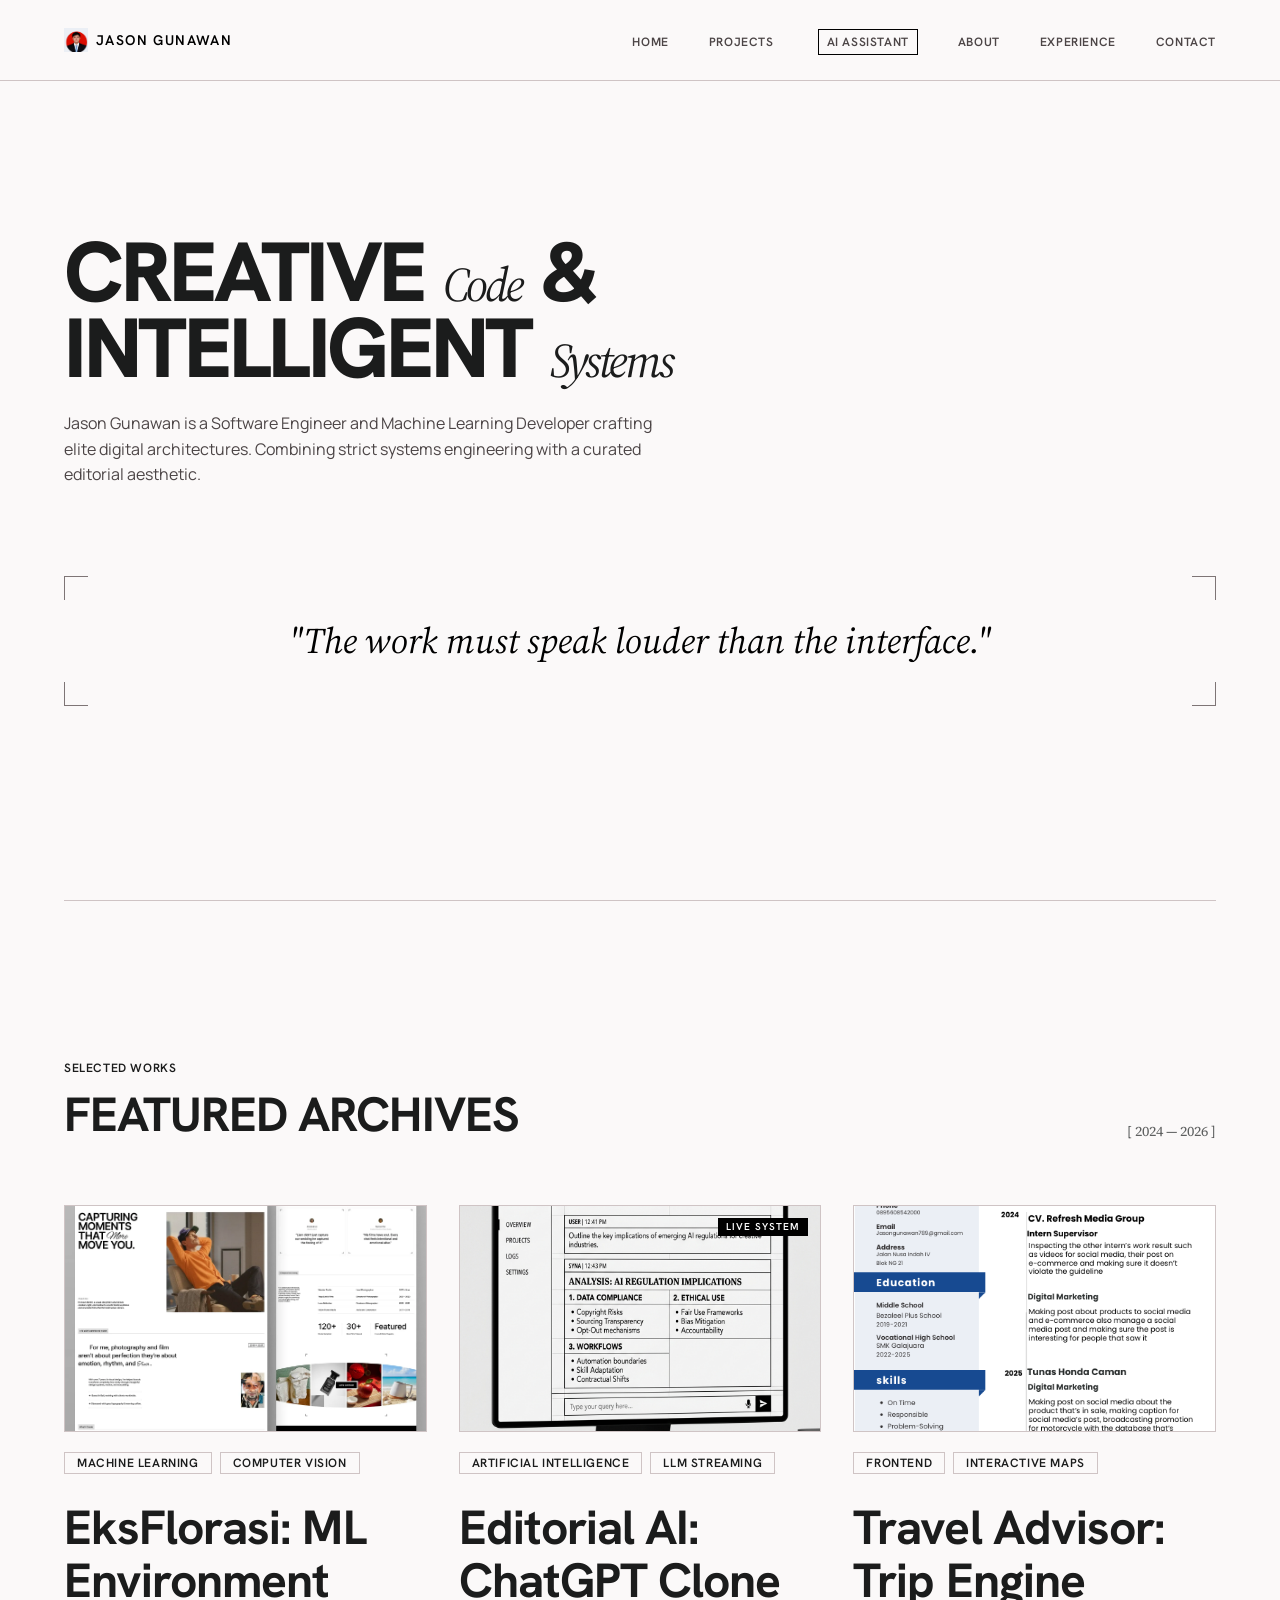
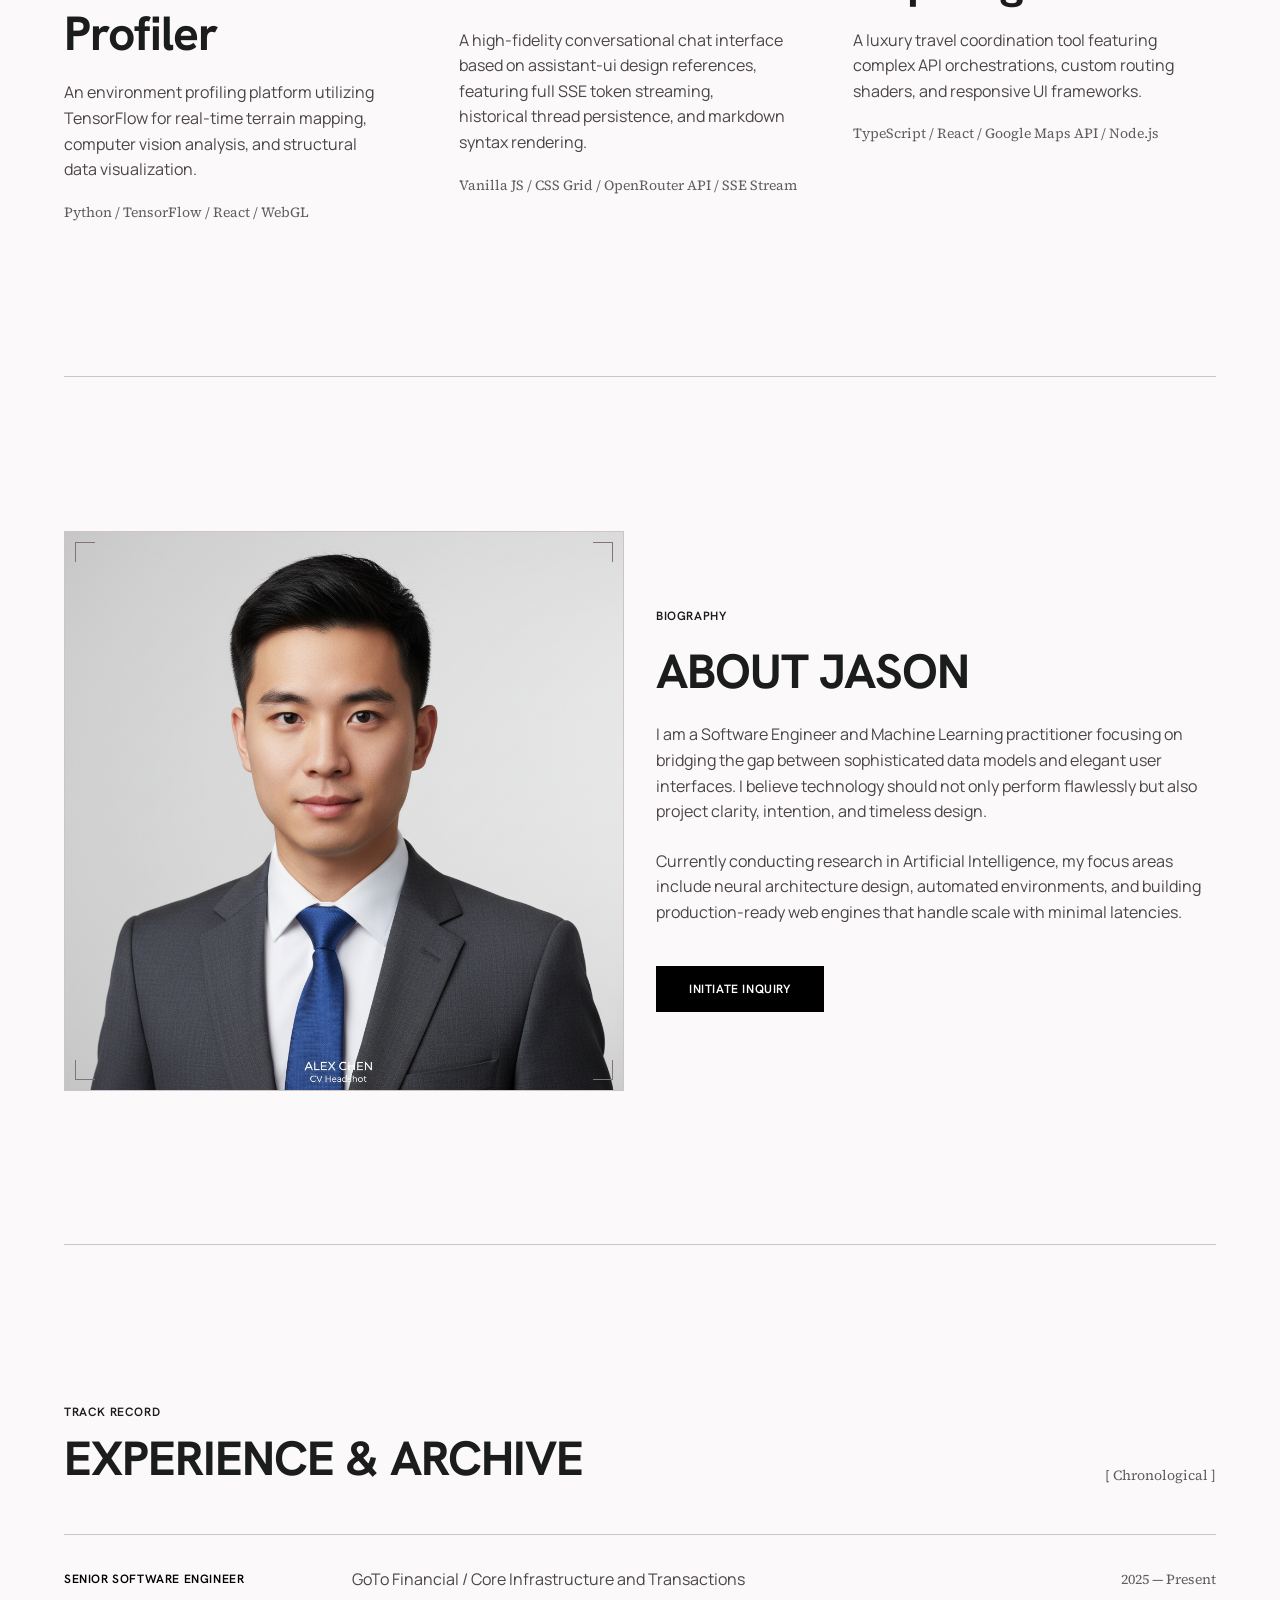
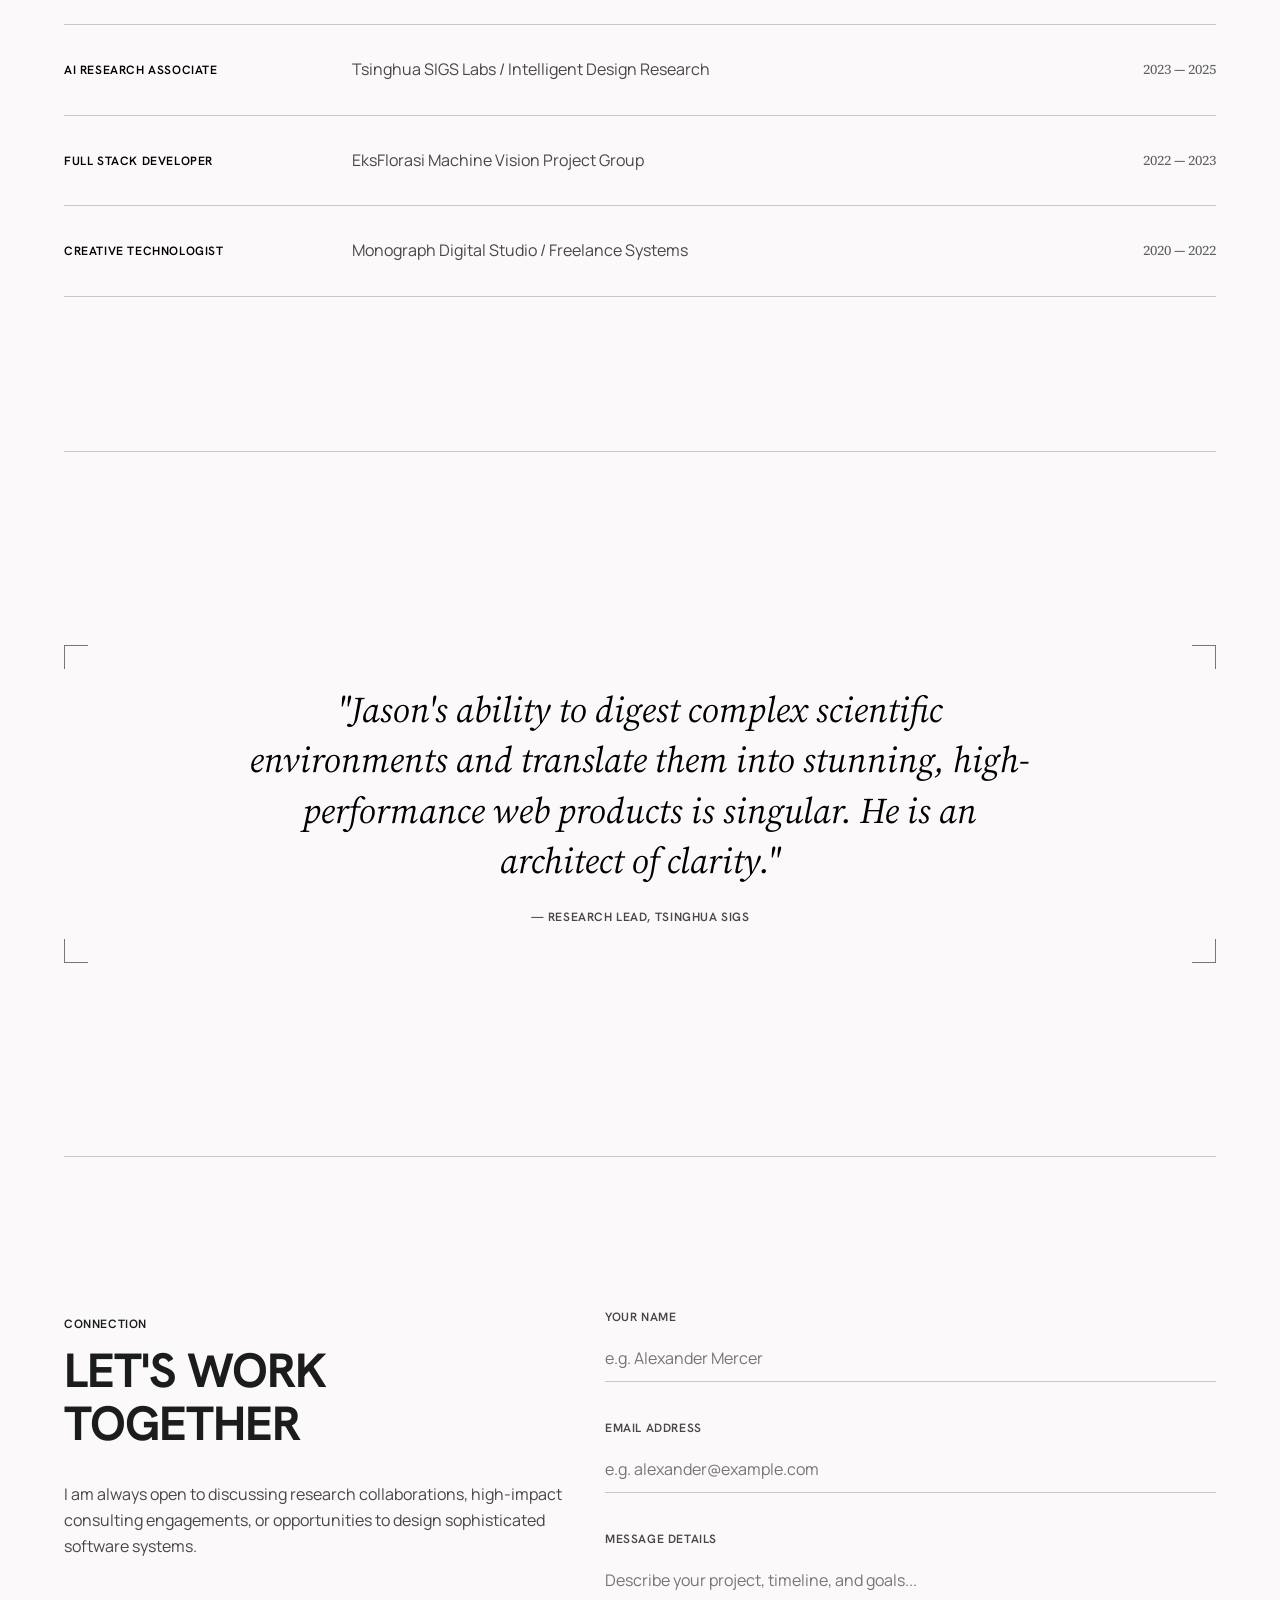
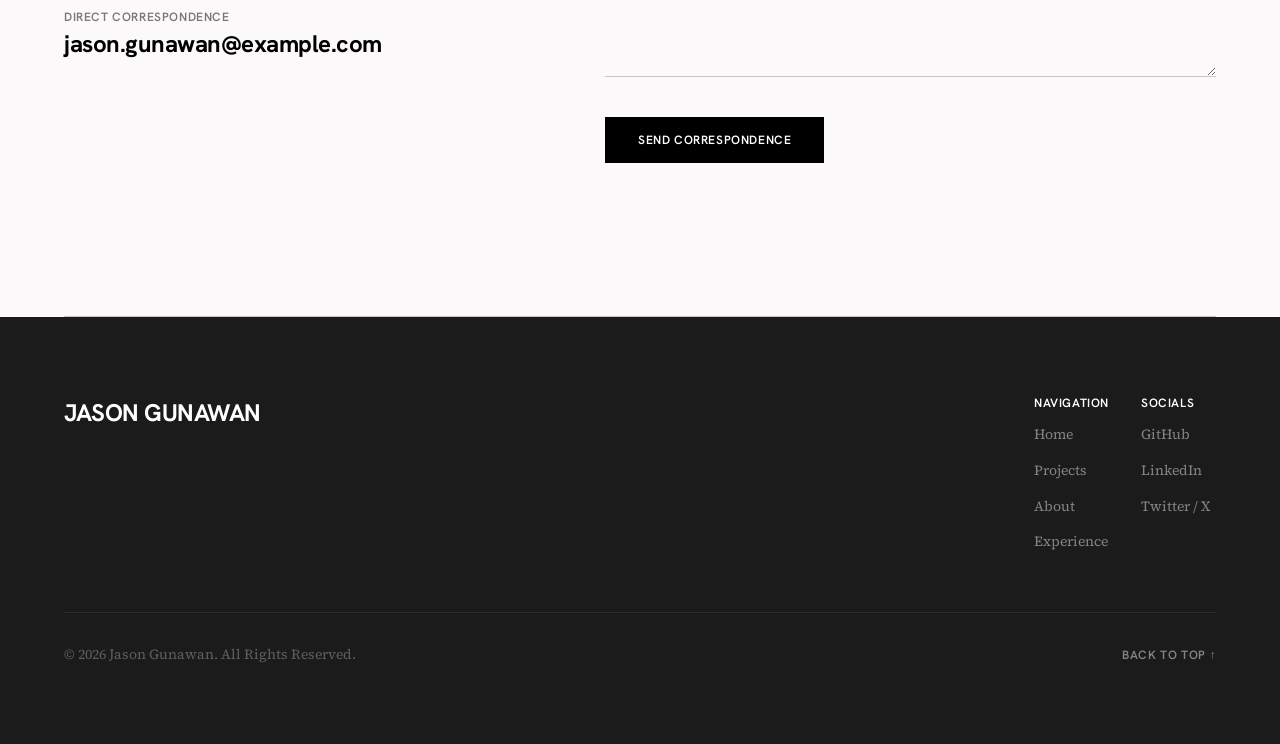
<file: index.html>
<!DOCTYPE html>
<html lang="en">
<head>
  <meta charset="UTF-8">
  <meta name="viewport" content="width=device-width, initial-scale=1.0">
  <title>Jason Gunawan — Portfolio</title>
  <meta name="description" content="Minimalist-editorial portfolio of Jason Gunawan, Software Engineer and AI Developer. Dedicated to creative code and intelligent systems.">
  <link rel="icon" type="image/png" href="assets/images/project-2.png">
  <link rel="stylesheet" href="index.css">
</head>
<body>

  <!-- Navigation Header -->
  <header class="nav-header">
    <div class="container nav-container">
      <a href="#" class="logo">
        <img src="assets/images/project-2.png" alt="Jason Gunawan Logo" style="width: 24px; height: 24px; object-fit: contain;">
        <span class="label-caps" style="font-size: 14px; letter-spacing: 0.1em;">JASON GUNAWAN</span>
      </a>
      <button class="menu-toggle" id="menu-toggle" aria-label="Toggle Menu">
        <span></span>
        <span></span>
        <span></span>
      </button>
      <ul class="nav-links" id="nav-links">
        <li><a href="#" class="label-caps">Home</a></li>
        <li><a href="#projects" class="label-caps">Projects</a></li>
        <li><a href="chat.html" class="label-caps" style="border: 1px solid var(--primary); padding: 4px 8px; margin-left: 4px;">AI Assistant</a></li>
        <li><a href="#about" class="label-caps">About</a></li>
        <li><a href="#experience" class="label-caps">Experience</a></li>
        <li><a href="#contact" class="label-caps">Contact</a></li>
      </ul>
    </div>
  </header>

  <!-- Hero Section -->
  <main class="container">
    <section class="hero">
      <div class="hero-text-wrap">
        <h1 class="display-lg">
          CREATIVE <span class="editorial-italic" style="text-transform: none;">Code</span> &amp;<br>
          INTELLIGENT <span class="editorial-italic" style="text-transform: none;">Systems</span>
        </h1>
        <p class="body-md hero-subtitle">
          Jason Gunawan is a Software Engineer and Machine Learning Developer crafting elite digital architectures. Combining strict systems engineering with a curated editorial aesthetic.
        </p>
      </div>

      <!-- Viewfinder Banner -->
      <div class="viewfinder-wrapper fade-in-section">
        <div class="viewfinder-corner-bl"></div>
        <div class="viewfinder-corner-br"></div>
        <p class="testimonial-quote">
          "The work must speak louder than the interface."
        </p>
      </div>
    </section>

    <!-- Projects Section -->
    <section class="section fade-in-section" id="projects">
      <div class="projects-header">
        <div>
          <span class="label-caps">Selected Works</span>
          <h2 class="headline-lg" style="margin-top: 12px;">FEATURED ARCHIVES</h2>
        </div>
        <span class="metadata">[ 2024 — 2026 ]</span>
      </div>

      <div class="project-grid">
        <!-- Project 1 -->
        <a href="#contact" class="project-card">
          <div class="project-img-frame">
            <img src="assets/images/project-1.png" alt="EksFlorasi Platform Mockup">
          </div>
          <div class="project-tags">
            <span class="chip-tag label-caps">Machine Learning</span>
            <span class="chip-tag label-caps">Computer Vision</span>
          </div>
          <h3 class="headline-lg project-title">EksFlorasi: ML Environment Profiler</h3>
          <p class="body-md project-desc">
            An environment profiling platform utilizing TensorFlow for real-time terrain mapping, computer vision analysis, and structural data visualization.
          </p>
          <span class="metadata">Python / TensorFlow / React / WebGL</span>
        </a>

        <!-- Project 2 (Live AI Assistant) -->
        <a href="chat.html" class="project-card" style="position: relative;">
          <div class="project-img-frame">
            <img src="assets/images/project-chat.png" alt="AI Chat Assistant (ChatGPT Clone) Mockup">
            <span class="label-caps" style="position: absolute; top: 12px; right: 12px; background: var(--primary); color: var(--on-primary); padding: 4px 8px; font-size: 10px; z-index: 5; letter-spacing: 0.1em;">Live System</span>
          </div>
          <div class="project-tags">
            <span class="chip-tag label-caps">Artificial Intelligence</span>
            <span class="chip-tag label-caps">LLM Streaming</span>
          </div>
          <h3 class="headline-lg project-title">Editorial AI: ChatGPT Clone</h3>
          <p class="body-md project-desc">
            A high-fidelity conversational chat interface based on assistant-ui design references, featuring full SSE token streaming, historical thread persistence, and markdown syntax rendering.
          </p>
          <span class="metadata">Vanilla JS / CSS Grid / OpenRouter API / SSE Stream</span>
        </a>

        <!-- Project 3 -->
        <a href="#contact" class="project-card">
          <div class="project-img-frame">
            <img src="assets/images/project-3.png" alt="Travel Advisor Interface Mockup">
          </div>
          <div class="project-tags">
            <span class="chip-tag label-caps">Frontend</span>
            <span class="chip-tag label-caps">Interactive Maps</span>
          </div>
          <h3 class="headline-lg project-title">Travel Advisor: Trip Engine</h3>
          <p class="body-md project-desc">
            A luxury travel coordination tool featuring complex API orchestrations, custom routing shaders, and responsive UI frameworks.
          </p>
          <span class="metadata">TypeScript / React / Google Maps API / Node.js</span>
        </a>
      </div>
    </section>

    <!-- About Section -->
    <section class="section fade-in-section" id="about">
      <div class="about-grid">
        <div class="about-headshot-container">
          <div class="about-headshot-corner-bl"></div>
          <div class="about-headshot-corner-br"></div>
          <img src="assets/images/headshot.png" alt="Jason Gunawan Headshot">
        </div>

        <div class="about-info">
          <span class="label-caps">Biography</span>
          <h2 class="headline-lg">ABOUT JASON</h2>
          <p class="body-md">
            I am a Software Engineer and Machine Learning practitioner focusing on bridging the gap between sophisticated data models and elegant user interfaces. I believe technology should not only perform flawlessly but also project clarity, intention, and timeless design.
          </p>
          <p class="body-md">
            Currently conducting research in Artificial Intelligence, my focus areas include neural architecture design, automated environments, and building production-ready web engines that handle scale with minimal latencies.
          </p>
          <a href="#contact" class="btn-primary label-caps" style="margin-top: 16px;">Initiate Inquiry</a>
        </div>
      </div>
    </section>

    <!-- Experience / Services Section -->
    <section class="section fade-in-section" id="experience">
      <div class="projects-header" style="margin-bottom: 48px;">
        <div>
          <span class="label-caps">Track Record</span>
          <h2 class="headline-lg" style="margin-top: 12px;">EXPERIENCE &amp; ARCHIVE</h2>
        </div>
        <span class="metadata">[ Chronological ]</span>
      </div>

      <div class="table-list">
        <div class="table-row">
          <div class="table-role label-caps">Senior Software Engineer</div>
          <div class="table-company body-md">GoTo Financial / Core Infrastructure and Transactions</div>
          <div class="table-date metadata">2025 — Present</div>
        </div>
        <div class="table-row">
          <div class="table-role label-caps">AI Research Associate</div>
          <div class="table-company body-md">Tsinghua SIGS Labs / Intelligent Design Research</div>
          <div class="table-date metadata">2023 — 2025</div>
        </div>
        <div class="table-row">
          <div class="table-role label-caps">Full Stack Developer</div>
          <div class="table-company body-md">EksFlorasi Machine Vision Project Group</div>
          <div class="table-date metadata">2022 — 2023</div>
        </div>
        <div class="table-row">
          <div class="table-role label-caps">Creative Technologist</div>
          <div class="table-company body-md">Monograph Digital Studio / Freelance Systems</div>
          <div class="table-date metadata">2020 — 2022</div>
        </div>
      </div>
    </section>

    <!-- Testimonials / Viewfinder Quote -->
    <section class="section fade-in-section">
      <div class="viewfinder-wrapper">
        <div class="viewfinder-corner-bl"></div>
        <div class="viewfinder-corner-br"></div>
        <blockquote class="testimonial-quote">
          "Jason's ability to digest complex scientific environments and translate them into stunning, high-performance web products is singular. He is an architect of clarity."
        </blockquote>
        <p class="testimonial-author label-caps">— Research Lead, Tsinghua SIGS</p>
      </div>
    </section>

    <!-- Contact Section -->
    <section class="section fade-in-section" id="contact" style="border-bottom: 1px solid var(--outline-variant); margin-bottom: 0; padding-bottom: var(--section-gap);">
      <div class="contact-section">
        <div class="contact-info">
          <div>
            <span class="label-caps">Connection</span>
            <h2 class="headline-lg" style="margin-top: 12px;">LET'S WORK<br>TOGETHER</h2>
          </div>
          <p class="body-md">
            I am always open to discussing research collaborations, high-impact consulting engagements, or opportunities to design sophisticated software systems.
          </p>
          <div style="margin-top: 20px;">
            <p class="label-caps" style="color: var(--outline); margin-bottom: 8px;">Direct Correspondence</p>
            <a href="mailto:jason.gunawan@example.com" class="headline-lg" style="text-decoration: none; color: var(--primary); font-size: 24px;">jason.gunawan@example.com</a>
          </div>
        </div>

        <form class="contact-form" id="contact-form">
          <div class="form-group">
            <label for="name" class="label-caps">Your Name</label>
            <input type="text" id="name" class="input-field" placeholder="e.g. Alexander Mercer" required>
          </div>
          <div class="form-group">
            <label for="email" class="label-caps">Email Address</label>
            <input type="email" id="email" class="input-field" placeholder="e.g. alexander@example.com" required>
          </div>
          <div class="form-group">
            <label for="message" class="label-caps">Message Details</label>
            <textarea id="message" class="input-field" placeholder="Describe your project, timeline, and goals..." required></textarea>
          </div>
          <button type="submit" class="btn-primary label-caps">Send Correspondence</button>
        </form>
      </div>
    </section>
  </main>

  <!-- Footer -->
  <footer class="footer">
    <div class="container footer-container">
      <div class="footer-top">
        <div class="footer-logo">
          JASON GUNAWAN
        </div>
        <div class="footer-links-grid">
          <div class="footer-col">
            <h4 class="label-caps">Navigation</h4>
            <a href="#" class="metadata">Home</a>
            <a href="#projects" class="metadata">Projects</a>
            <a href="#about" class="metadata">About</a>
            <a href="#experience" class="metadata">Experience</a>
          </div>
          <div class="footer-col">
            <h4 class="label-caps">Socials</h4>
            <a href="https://github.com/jasandgun" target="_blank" class="metadata">GitHub</a>
            <a href="https://linkedin.com" target="_blank" class="metadata">LinkedIn</a>
            <a href="https://twitter.com" target="_blank" class="metadata">Twitter / X</a>
          </div>
        </div>
      </div>
      <div class="footer-bottom">
        <span class="metadata">© 2026 Jason Gunawan. All Rights Reserved.</span>
        <a href="#" class="label-caps" style="color: var(--on-primary-container); text-decoration: none;">Back to top ↑</a>
      </div>
    </div>
  </footer>

  <script src="index.js"></script>
</body>
</html>
</file>
<file: index.css>
/*
 * Monograph Editorial Design System
 * Built for Jason Gunawan's Portfolio
 */

@import url('https://fonts.googleapis.com/css2?family=Hanken+Grotesk:ital,wght@0,400;0,600;0,700;0,800;1,600;1,700;1,800&family=Manrope:wght@400;500;600;700&family=Source+Serif+4:ital,opsz,wght@0,8..60,400;1,8..60,400;1,8..60,400&display=swap');

:root {
  /* Color Palette */
  --surface: #fbf9f9;
  --surface-dim: #dbdad9;
  --surface-bright: #fbf9f9;
  --surface-container-lowest: #ffffff;
  --surface-container-low: #f5f3f3;
  --surface-container: #efeded;
  --surface-container-high: #e9e8e7;
  --surface-container-highest: #e3e2e2;
  --on-surface: #1b1c1c;
  --on-surface-variant: #4c4546;
  --inverse-surface: #303031;
  --inverse-on-surface: #f2f0f0;
  --outline: #7e7576;
  --outline-variant: #cfc4c5;
  --surface-tint: #5e5e5e;
  
  --primary: #000000;
  --on-primary: #ffffff;
  --primary-container: #1b1b1b;
  --on-primary-container: #848484;
  
  --secondary: #5d5f5f;
  --on-secondary: #ffffff;
  --secondary-container: #dcdddd;
  --on-secondary-container: #5f6161;
  
  --background: #fbf9f9;
  --on-background: #1b1c1c;
  
  /* Layout Spacing */
  --container-max: 1440px;
  --gutter: 32px;
  --margin-desktop: 64px;
  --margin-mobile: 24px;
  --section-gap: clamp(80px, 12vw, 160px);
}

/* Reset & Base Styles */
*, *::before, *::after {
  box-sizing: border-box;
  margin: 0;
  padding: 0;
}

html {
  scroll-behavior: smooth;
  background-color: var(--background);
  color: var(--on-background);
  font-family: 'Manrope', sans-serif;
  -webkit-font-smoothing: antialiased;
  -moz-osx-font-smoothing: grayscale;
}

body {
  overflow-x: hidden;
}

/* Typography Classes */
.display-lg {
  font-family: 'Hanken Grotesk', sans-serif;
  font-size: clamp(3.2rem, 8vw, 5.25rem); /* 84px equivalent */
  font-weight: 800;
  line-height: 0.9;
  letter-spacing: -0.04em;
  text-transform: uppercase;
}

.headline-lg {
  font-family: 'Hanken Grotesk', sans-serif;
  font-size: clamp(2rem, 4.5vw, 3rem); /* 48px equivalent */
  font-weight: 700;
  line-height: 1.1;
  letter-spacing: -0.02em;
}

@media (max-width: 768px) {
  .headline-lg {
    font-size: 2rem; /* 32px - headline-lg-mobile */
    line-height: 1.15;
  }
}

.editorial-italic {
  font-family: 'Source Serif 4', serif;
  font-style: italic;
  font-size: clamp(2rem, 4.5vw, 3rem);
  font-weight: 400;
  line-height: 1.1;
}

.body-md {
  font-family: 'Manrope', sans-serif;
  font-size: 16px;
  font-weight: 400;
  line-height: 1.6;
  color: var(--on-surface-variant);
}

.label-caps {
  font-family: 'Hanken Grotesk', sans-serif;
  font-size: 12px;
  font-weight: 600;
  line-height: 1.0;
  letter-spacing: 0.05em;
  text-transform: uppercase;
}

.metadata {
  font-family: 'Source Serif 4', serif;
  font-size: 14px;
  font-weight: 400;
  line-height: 1.4;
  color: var(--secondary);
}

/* Layout Utilities */
.container {
  max-width: var(--container-max);
  margin: 0 auto;
  padding: 0 var(--margin-desktop);
}

@media (max-width: 768px) {
  .container {
    padding: 0 var(--margin-mobile);
  }
}

.section {
  padding: var(--section-gap) 0;
  border-top: 1px solid var(--outline-variant);
}

/* Navigation */
.nav-header {
  position: fixed;
  top: 0;
  left: 0;
  width: 100%;
  z-index: 100;
  background-color: rgba(251, 249, 249, 0.9);
  backdrop-filter: blur(10px);
  border-bottom: 1px solid var(--outline-variant);
  transition: all 0.3s ease;
}

.nav-container {
  display: flex;
  justify-content: space-between;
  align-items: center;
  height: 80px;
}

.logo {
  text-decoration: none;
  color: var(--primary);
  display: flex;
  align-items: center;
  gap: 8px;
}

.logo-icon {
  width: 16px;
  height: 16px;
  background-color: var(--primary);
  display: inline-block;
}

.nav-links {
  display: flex;
  gap: 40px;
  list-style: none;
}

.nav-links a {
  text-decoration: none;
  color: var(--on-surface-variant);
  transition: color 0.2s ease;
}

.nav-links a:hover {
  color: var(--primary);
}

/* Hamburger mobile menu */
.menu-toggle {
  display: none;
  background: none;
  border: none;
  cursor: pointer;
  width: 24px;
  height: 24px;
  position: relative;
}

.menu-toggle span {
  display: block;
  width: 100%;
  height: 2px;
  background-color: var(--primary);
  position: absolute;
  left: 0;
  transition: all 0.3s ease;
}

.menu-toggle span:nth-child(1) { top: 6px; }
.menu-toggle span:nth-child(2) { top: 12px; }
.menu-toggle span:nth-child(3) { top: 18px; }

.menu-toggle.active span:nth-child(1) {
  transform: rotate(45deg);
  top: 12px;
}
.menu-toggle.active span:nth-child(2) {
  opacity: 0;
}
.menu-toggle.active span:nth-child(3) {
  transform: rotate(-45deg);
  top: 12px;
}

@media (max-width: 768px) {
  .menu-toggle {
    display: block;
  }
  .nav-links {
    position: fixed;
    top: 80px;
    right: -100%;
    width: 100%;
    height: calc(100vh - 80px);
    background-color: var(--background);
    flex-direction: column;
    align-items: center;
    padding-top: 60px;
    gap: 40px;
    transition: right 0.4s cubic-bezier(0.25, 1, 0.5, 1);
    border-top: 1px solid var(--outline-variant);
  }
  .nav-links.active {
    right: 0;
  }
}

/* Hero Section */
.hero {
  padding-top: calc(80px + var(--section-gap));
  padding-bottom: var(--section-gap);
  display: flex;
  flex-direction: column;
  gap: 48px;
}

.hero-text-wrap {
  max-width: 1100px;
}

.hero-subtitle {
  color: var(--on-surface-variant);
  margin-top: 24px;
  max-width: 600px;
}

/* Corner Brackets / Viewfinder Component */
.viewfinder-wrapper {
  position: relative;
  padding: 40px;
  margin: 40px 0;
}

.viewfinder-wrapper::before,
.viewfinder-wrapper::after,
.viewfinder-corner-bl,
.viewfinder-corner-br {
  content: '';
  position: absolute;
  width: 24px;
  height: 24px;
  border: 1px solid var(--outline);
  pointer-events: none;
}

.viewfinder-wrapper::before {
  top: 0;
  left: 0;
  border-right: none;
  border-bottom: none;
}

.viewfinder-wrapper::after {
  top: 0;
  right: 0;
  border-left: none;
  border-bottom: none;
}

.viewfinder-corner-bl {
  bottom: 0;
  left: 0;
  border-right: none;
  border-top: none;
}

.viewfinder-corner-br {
  bottom: 0;
  right: 0;
  border-left: none;
  border-top: none;
}

/* Testimonials / Viewfinder Quote */
.testimonial-quote {
  font-family: 'Source Serif 4', serif;
  font-size: clamp(1.5rem, 3.5vw, 2.25rem);
  font-style: italic;
  line-height: 1.4;
  text-align: center;
  max-width: 800px;
  margin: 0 auto;
  color: var(--primary);
}

.testimonial-author {
  text-align: center;
  margin-top: 24px;
  color: var(--on-surface-variant);
}

/* About Section & Headshot */
.about-grid {
  display: grid;
  grid-template-columns: 1fr 1fr;
  gap: var(--gutter);
  align-items: center;
}

@media (max-width: 768px) {
  .about-grid {
    grid-template-columns: 1fr;
    gap: 48px;
  }
}

.about-headshot-container {
  width: 100%;
  aspect-ratio: 1;
  overflow: hidden;
  border: 1px solid var(--outline-variant);
  position: relative;
}

.about-headshot-container::before,
.about-headshot-container::after,
.about-headshot-corner-bl,
.about-headshot-corner-br {
  content: '';
  position: absolute;
  width: 20px;
  height: 20px;
  border: 1px solid var(--outline);
  z-index: 2;
  pointer-events: none;
}

.about-headshot-container::before { top: 10px; left: 10px; border-right: none; border-bottom: none; }
.about-headshot-container::after { top: 10px; right: 10px; border-left: none; border-bottom: none; }
.about-headshot-corner-bl { bottom: 10px; left: 10px; border-right: none; border-top: none; }
.about-headshot-corner-br { bottom: 10px; right: 10px; border-left: none; border-top: none; }

.about-headshot-container img {
  width: 100%;
  height: 100%;
  object-fit: cover;
  transition: transform 0.6s ease;
}

.about-headshot-container:hover img {
  transform: scale(1.03);
}

.about-info {
  display: flex;
  flex-direction: column;
  gap: 24px;
}

/* Project Cards & Previews */
.projects-header {
  margin-bottom: 64px;
  display: flex;
  justify-content: space-between;
  align-items: flex-end;
}

.project-grid {
  display: grid;
  grid-template-columns: repeat(3, 1fr);
  gap: 64px var(--gutter);
}

@media (max-width: 1024px) {
  .project-grid {
    grid-template-columns: repeat(2, 1fr);
  }
}

@media (max-width: 768px) {
  .project-grid {
    grid-template-columns: 1fr;
    gap: 48px;
  }
}

.project-card {
  display: flex;
  flex-direction: column;
  gap: 20px;
  text-decoration: none;
  color: inherit;
}

.project-img-frame {
  width: 100%;
  aspect-ratio: 16 / 10;
  overflow: hidden;
  position: relative;
  background-color: var(--surface-container-low);
  border: 1px solid var(--outline-variant);
}

.project-img-frame img {
  width: 100%;
  height: 100%;
  object-fit: cover;
  transition: transform 0.8s cubic-bezier(0.25, 1, 0.5, 1);
}

.project-card:hover .project-img-frame img {
  transform: scale(1.05);
}

.project-tags {
  display: flex;
  gap: 8px;
}

.chip-tag {
  display: inline-block;
  padding: 4px 12px;
  border: 1px solid var(--outline-variant);
  border-radius: 0;
  background: none;
}

.project-title {
  margin: 8px 0 0 0;
}

.project-desc {
  max-width: 90%;
}

/* Experience List (Table Style) */
.table-list {
  display: flex;
  flex-direction: column;
  width: 100%;
  border-top: 1px solid var(--outline-variant);
}

.table-row {
  display: grid;
  grid-template-columns: 1fr 2fr 1fr;
  align-items: center;
  padding: 32px 0;
  border-bottom: 1px solid var(--outline-variant);
  transition: background-color 0.3s ease;
  position: relative;
}

.table-row:hover {
  background-color: var(--surface-container-low);
  padding-left: 16px;
  padding-right: 16px;
}

.table-row {
  transition: all 0.3s cubic-bezier(0.25, 1, 0.5, 1);
}

@media (max-width: 768px) {
  .table-row {
    grid-template-columns: 1fr;
    gap: 12px;
    padding: 24px 0;
  }
  .table-row:hover {
    padding-left: 0;
    padding-right: 0;
    background: none;
  }
}

.table-role {
  font-weight: 600;
  color: var(--primary);
}

.table-company {
  color: var(--on-surface-variant);
}

.table-date {
  text-align: right;
}

@media (max-width: 768px) {
  .table-date {
    text-align: left;
  }
}

/* Inputs & Contact Forms */
.contact-section {
  display: grid;
  grid-template-columns: 1fr 1.2fr;
  gap: var(--gutter);
}

@media (max-width: 768px) {
  .contact-section {
    grid-template-columns: 1fr;
    gap: 60px;
  }
}

.contact-info {
  display: flex;
  flex-direction: column;
  gap: 32px;
}

.contact-form {
  display: flex;
  flex-direction: column;
  gap: 40px;
}

.form-group {
  display: flex;
  flex-direction: column;
  gap: 12px;
}

.form-group label {
  color: var(--on-surface-variant);
}

.input-field {
  border: none;
  border-bottom: 1px solid var(--outline-variant);
  background: none;
  padding: 12px 0;
  font-family: 'Manrope', sans-serif;
  font-size: 16px;
  color: var(--primary);
  outline: none;
  transition: border-bottom-color 0.2s ease;
  border-radius: 0;
}

.input-field:focus {
  border-bottom-color: var(--primary);
}

textarea.input-field {
  resize: vertical;
  min-height: 120px;
}

/* Buttons */
.btn-primary {
  display: inline-flex;
  align-items: center;
  justify-content: center;
  background-color: var(--primary);
  color: var(--on-primary);
  border: 1px solid var(--primary);
  padding: 16px 32px;
  cursor: pointer;
  transition: all 0.3s cubic-bezier(0.25, 1, 0.5, 1);
  border-radius: 0;
  align-self: flex-start;
  text-decoration: none;
}

.btn-primary:hover {
  background-color: transparent;
  color: var(--primary);
}

/* Footer Section */
.footer {
  background-color: var(--primary-container);
  color: var(--on-primary-container);
  padding: 80px 0;
  border-top: none;
}

.footer-container {
  display: flex;
  flex-direction: column;
  gap: 60px;
}

.footer-top {
  display: flex;
  justify-content: space-between;
  align-items: flex-start;
  flex-wrap: wrap;
  gap: 40px;
}

.footer-logo {
  color: var(--on-primary);
  font-size: 24px;
  font-weight: 700;
  letter-spacing: -0.02em;
  font-family: 'Hanken Grotesk', sans-serif;
}

.footer-links-grid {
  display: grid;
  grid-template-columns: repeat(2, 1fr);
  gap: 40px var(--gutter);
}

.footer-col {
  display: flex;
  flex-direction: column;
  gap: 16px;
}

.footer-col h4 {
  color: var(--on-primary);
}

.footer-col a {
  color: var(--on-primary-container);
  text-decoration: none;
  transition: color 0.2s ease;
}

.footer-col a:hover {
  color: var(--on-primary);
}

.footer-bottom {
  display: flex;
  justify-content: space-between;
  align-items: center;
  border-top: 1px solid #2e2e2e;
  padding-top: 32px;
  flex-wrap: wrap;
  gap: 20px;
}

/* Micro-animations and details */
.fade-in-section {
  opacity: 0;
  transform: translateY(20px);
  transition: opacity 0.8s ease-out, transform 0.8s ease-out;
}

.fade-in-section.is-visible {
  opacity: 1;
  transform: translateY(0);
}
</file>
